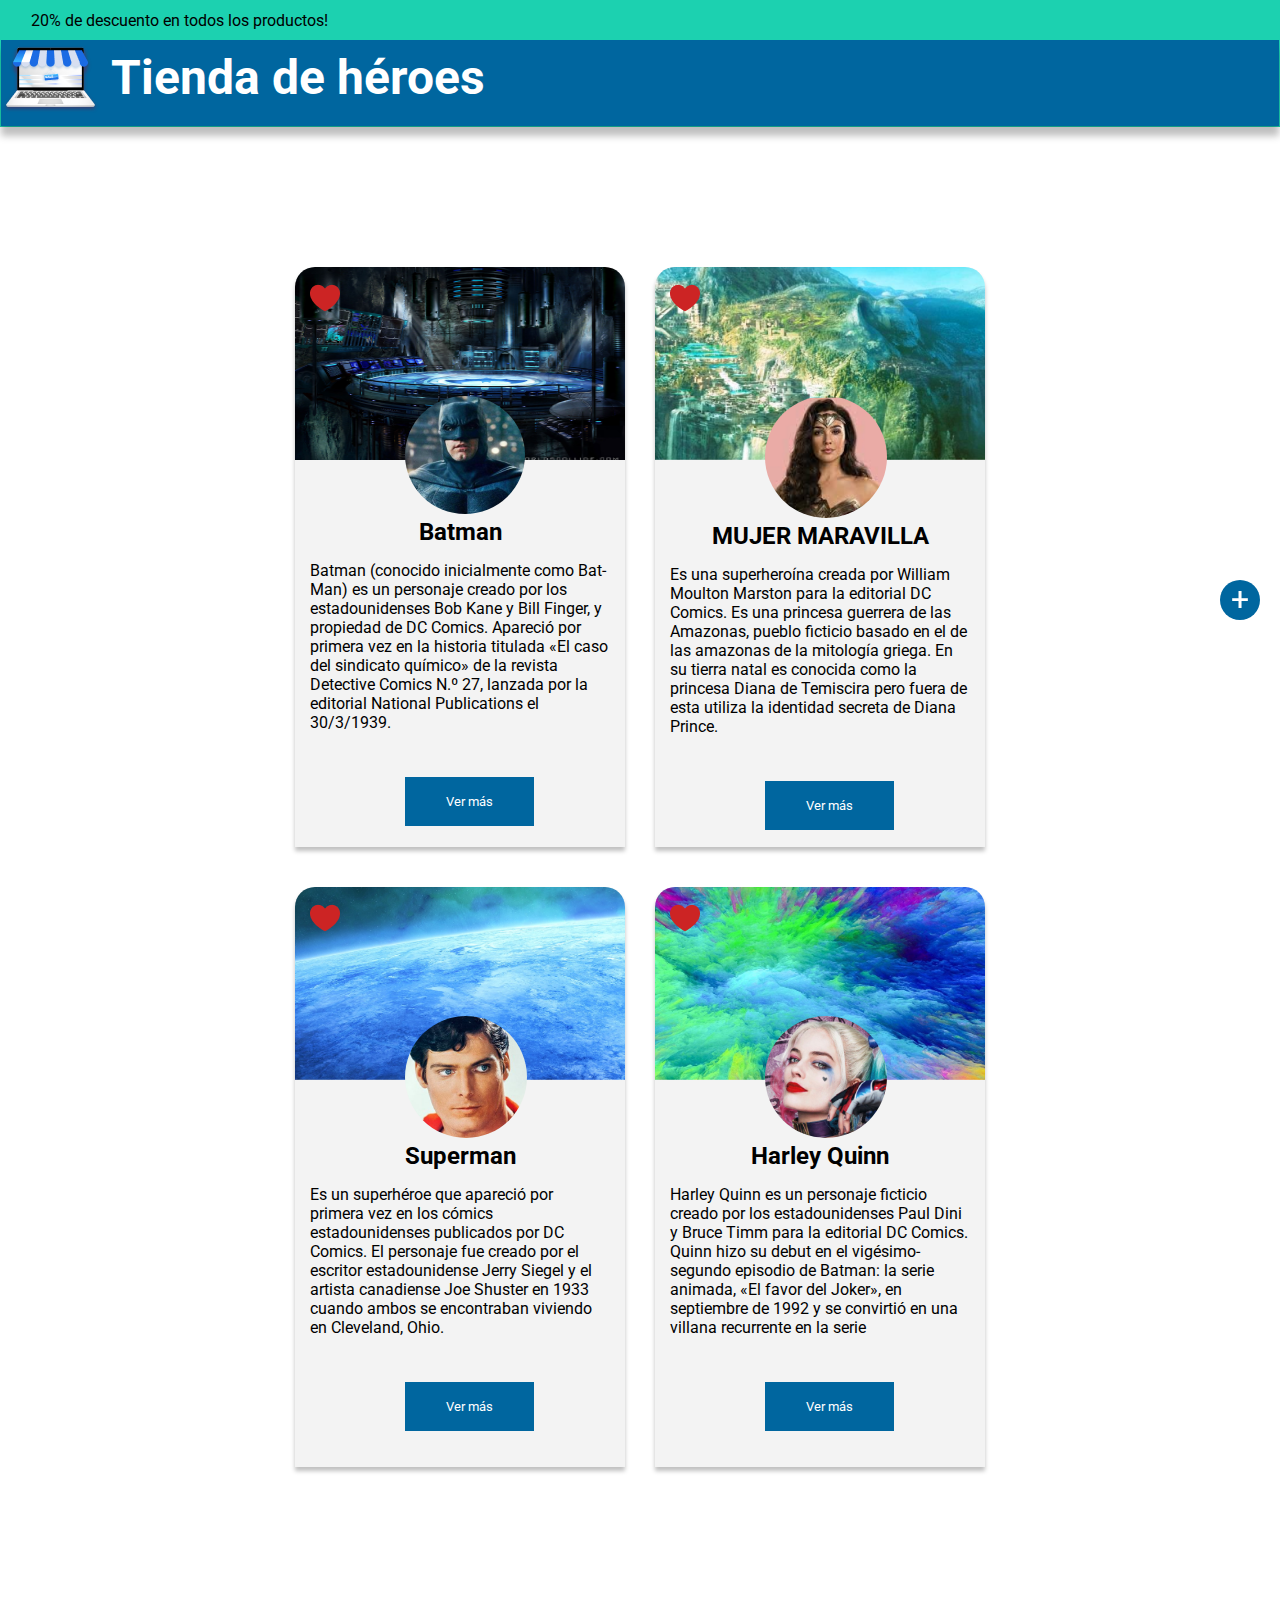
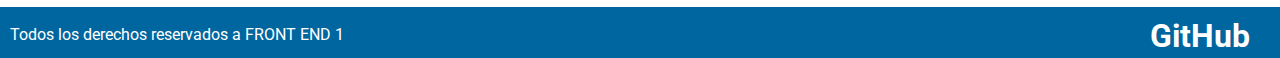
<file: index.html>
<!DOCTYPE html>
<html lang="en">
    <head>
        <title></title>
        <meta charset="UTF-8">
        <meta name="viewport" content="width=device-width, initial-scale=1">
        <link href="css/style.css" rel="stylesheet">
        <link rel="stylesheet" href="css/style.css">
        <link rel="preconnect" href="https://fonts.gstatic.com">
        <link href="https://fonts.googleapis.com/css2?family=Roboto:wght@300&display=swap" rel="stylesheet">
        <link rel="preconnect" href="https://fonts.googleapis.com">
        <link rel="preconnect" href="https://fonts.gstatic.com" crossorigin>
        <link href="https://fonts.googleapis.com/css2?family=Inter:wght@400;500&display=swap" rel="stylesheet">
    </head>
    <body>
        <header class="principal">
            <div class="titu">20% de descuento en todos los productos!</div>
            <div class="conte">
                <img src="img/Group.png">
                <span>Tienda de héroes</span>
            </div>
        </header>
    <main class="conteiner">
        <div class="conteinersuper">
            <div>
                <img class="fondo" src="img/849bfede3a5193c34ab8a00379e64fa2 1.png">
                <img class="hearth" src="img/Vector.png">
            </div>
            <div>
                <img class="card_img" src="img/liga-justicia-batman-kO4H--1024x512@abc 1.png">
                <h2 class="title">Batman</h2>
                <p class="descrip">Batman (conocido inicialmente como Bat-Man) es un personaje creado por los estadounidenses Bob Kane y Bill Finger, y propiedad de DC Comics. Apareció por primera vez en la historia titulada «El caso del sindicato químico» de la revista Detective Comics N.º 27, lanzada por la editorial National Publications el 30/3/1939.</p>
                <button class="boton">Ver más</button>
            </div>
        </div>
        <div class="conteinersuper">
            <div>
                <img class="fondo" src="img/Fondo_Maravilla.png">
                <img class="hearth" src="img/Vector.png">
            </div>
            <div>
                <img class="photo"  src="img/Mujer_mar.png">
                <h2 class="title">MUJER MARAVILLA</h2>
                <p class="descrip">Es una superheroína creada por William Moulton Marston para la editorial DC Comics. Es una princesa guerrera de las Amazonas, pueblo ficticio basado en el de las amazonas de la mitología griega. En su tierra natal es conocida como la princesa Diana de Temiscira pero fuera de esta utiliza la identidad secreta de Diana Prince.</p>
                <button class="boton">Ver más</button>
            </div>
        </div>
        <span><a id="mas" href="form.html">+</a></span>
        <div class="conteinersuper">
            <div>
                <img class="fondo" src="img/Fondo-Superman.png">
                <img class="hearth" src="img/Vector.png">
            </div>
            <div>
                <img class="photo"  src="img/Superman.png">
                <h2 class="title">Superman</h2>
                <p class="descrip">Es un superhéroe que apareció por primera vez en los cómics estadounidenses publicados por DC Comics. ​
                    El personaje fue creado por el escritor estadounidense Jerry Siegel y el artista canadiense Joe Shuster en 1933 cuando ambos se encontraban viviendo en Cleveland, Ohio.</p>
                <button class="boton">Ver más</button>
            </div>
        </div>
        <div class="conteinersuper">
            <div>
                <img class="fondo" src="img/Fondo_Har.png">
                <img class="hearth" src="img/Vector.png">
            </div>
            <div>
                <img class="photo" src="img/Harley.png">
                <h2 class="title">Harley Quinn</h2>
                <p class="descrip">Harley Quinn es un personaje ficticio creado por los estadounidenses Paul Dini y Bruce Timm para la editorial DC Comics. Quinn hizo su debut en el vigésimo-segundo episodio de Batman: la serie animada, «El favor del Joker», en septiembre de 1992 y se convirtió en una villana recurrente en la serie</p>
                <button class="boton">Ver más</button>
            </div>
        </div>
    </main>
        <footer>
            <p>Todos los derechos reservados a FRONT END 1</p>
            <span>GitHub</span>
        </footer>
    </body>
</html>
</file>
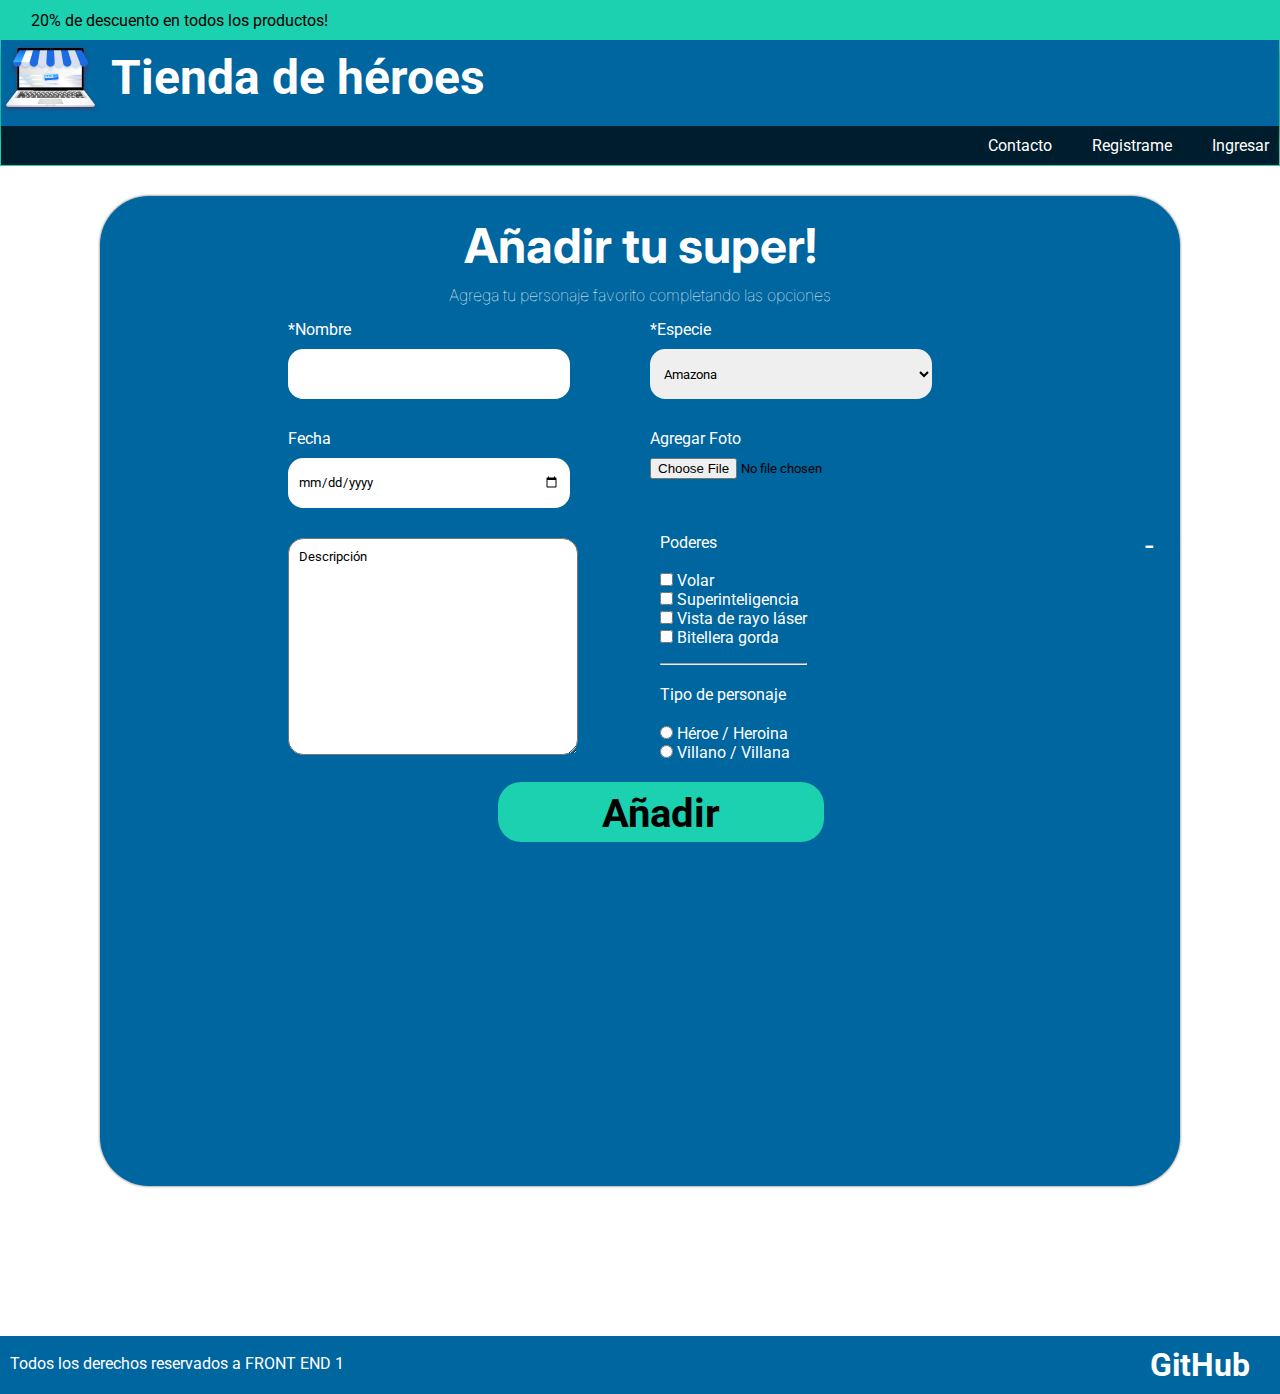
<file: form.html>
<!DOCTYPE html>
<html lang="en">
    <head>
        <title></title>
        <meta charset="UTF-8">
        <meta name="viewport" content="width=device-width, initial-scale=1">
        <link href="css/style.css" rel="stylesheet">
        <link rel="stylesheet" href="css/style.css">
        <link rel="preconnect" href="https://fonts.gstatic.com">
        <link href="https://fonts.googleapis.com/css2?family=Roboto:wght@300&display=swap" rel="stylesheet">
        <link rel="preconnect" href="https://fonts.googleapis.com">
        <link rel="preconnect" href="https://fonts.gstatic.com" crossorigin>
        <link href="https://fonts.googleapis.com/css2?family=Inter:wght@400;500&display=swap" rel="stylesheet">
    </head>
    <body>
        <header class="principal">
            <div class="titu">20% de descuento en todos los productos!</div>
            <div class="conte">
                <img src="img/Group.png">
                <span>Tienda de héroes</span>
            </div>
            <div class="menu3">
                <ul><a class="link" href="#">Contacto</a></ul>
                <ul><a class="link" href="registro.html">Registrame</a></ul>
                <ul><a class="link" href="ingresar.html">Ingresar</a></ul>
            </div>
        </header>
        <main class="flex">
            <div class="conteim">
            <div><h3 class="cen">Añadir tu super!</h3></div>
            <div><p id="cen">Agrega tu personaje favorito completando las opciones</p></div>
            <section class="conte2">
                <form action="#" method="GET">
                    <div class="wrap">
                        <div class="ver">
                            <label for="nombre">*Nombre</label>
                            <input type="text" name="nombre" id="nombre">
                        </div>
                        <div class="ver">
                            <label for="especie">*Especie</label>
                            <select name="especie" id="especie">
                                <option value="AM" selected>Amazona</option>
                                <option value="AT">Atlante</option>
                                <option value="HU">Humanos</option>
                                <option value="KR">Kryptonianos</option>
                                <option value="MH">Metahumano</option>
                            </select>
                        </div>
                    </div>
                    <div class="wrap">
                        <div class="ver">
                            <label for="fecha">Fecha</label>
                            <input type="date" name="fecha" id="fecha">
                        </div>
                        <div class="ver">
                            <label for="archivo">Agregar Foto</label>
                            <input type="file" name="archivo" id="archivo" class="inputfile">
                        </div>
                    </div>    
                    <span><a id="mas1" href="index.html">-</a></span>
                    <div class="wrap">
                        <div class="ver">
                            <textarea name="comentarios" rows="13" cols="1" id="textd">Descripción</textarea>
                        </div>
                        <div class="f1">
                            <p>Poderes</p><br>
                            <input type="checkbox" name="poder" id="volar" value="volar">
                            <label class="or" for="volar">Volar</label><br>
                            <input type="checkbox" name="poder" id="super" value="super">
                            <label class="or" for="super">Superinteligencia</label><br>
                            <input type="checkbox" name="poder" id="vista" value="vista">
                            <label class="or" for="vista">Vista de rayo láser</label><br>
                            <input type="checkbox" name="poder" id="billete" value="billete">
                            <label class="or" for="billete">Bitellera gorda</label><br>
                            <hr>
                            <p id="p1">Tipo de personaje</p>
                            <input type="radio" name="genero" id="heroe" value="heroe">
                            <label class="or" for="heroe">Héroe / Heroina</label><br>
                            <input type="radio" name="genero" id="villano" value="villano">
                            <label class="or" for="villano">Villano / Villana</label>
                        </div>
                    </div>
                    <div><button type="submit" id="añadir">Añadir</button></div>
                </form>
            </section>
        </div>
        </main>
        <footer id="fooform">
            <p>Todos los derechos reservados a FRONT END 1</p>
            <span>GitHub</span>
        </footer>
    </body>
</html>
</file>
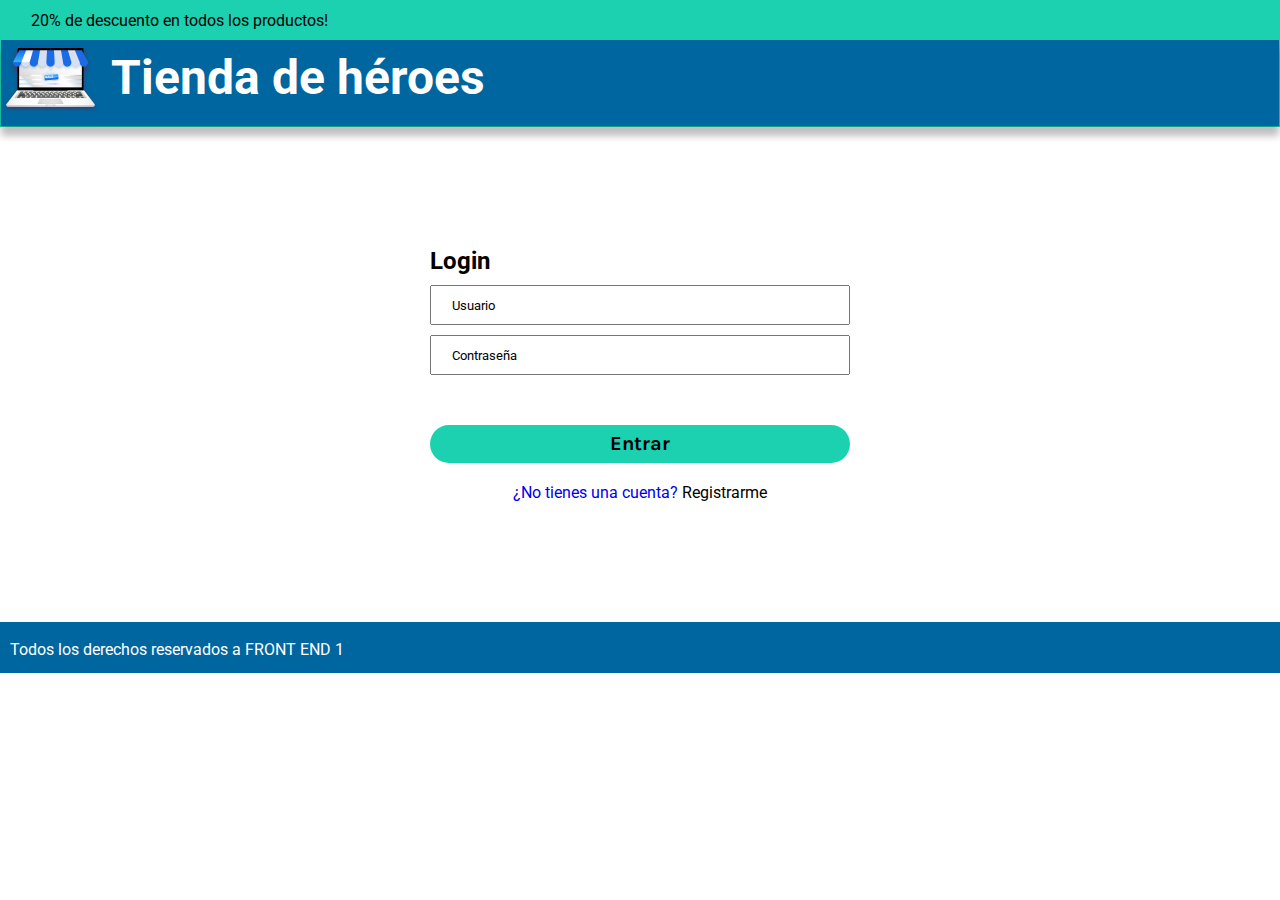
<file: ingresar.html>
<!DOCTYPE html>
<html lang="en">
    <head>
        <title></title>
        <meta charset="UTF-8">
        <meta name="viewport" content="width=device-width, initial-scale=1">
        <link href="css/style.css" rel="stylesheet">
        <link rel="stylesheet" href="css/style.css">
        <link rel="preconnect" href="https://fonts.gstatic.com">
        <link href="https://fonts.googleapis.com/css2?family=Roboto:wght@300&display=swap" rel="stylesheet">
        <link rel="preconnect" href="https://fonts.googleapis.com">
        <link rel="preconnect" href="https://fonts.gstatic.com" crossorigin>
        <link href="https://fonts.googleapis.com/css2?family=Inter:wght@400;500&display=swap" rel="stylesheet">
    </head>
    <body>
        <header class="principal">
            <div class="titu">20% de descuento en todos los productos!</div>
            <div class="conte">
                <img src="img/Group.png">
                <span>Tienda de héroes</span>
            </div>
        </header>
    <main class="conteiner">
            <form class="form">
                <h2>Login</h2>
                <label for="Nombre" ></label>
                <input name="Nombre" class="but" placeholder="Usuario" type="text">
                <label for="password" ></label>
                <input name="password" class="but" placeholder="Contraseña" type="password">
                <button type="submit" id="enviar">Entrar</button>
                <p><a href="registro.html">¿No tienes una cuenta?</a> Registrarme</p>
            </form>
    </main>
        <footer>
            <p>Todos los derechos reservados a FRONT END 1</p>
        </footer>
    </body>
</html>
</file>
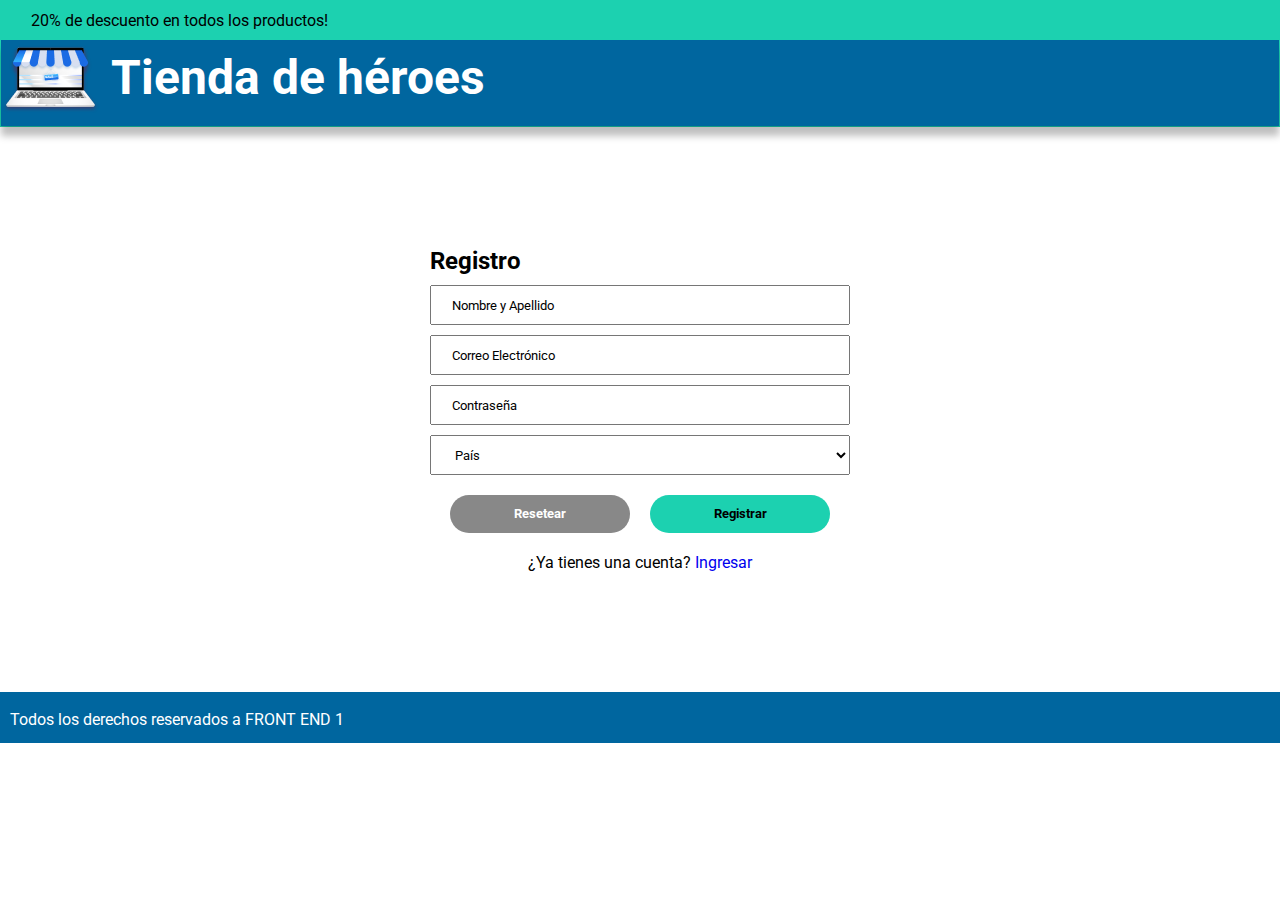
<file: registro.html>
<!DOCTYPE html>
<html lang="en">
    <head>
        <title></title>
        <meta charset="UTF-8">
        <meta name="viewport" content="width=device-width, initial-scale=1">
        <link href="css/style.css" rel="stylesheet">
        <link rel="stylesheet" href="css/style.css">
        <link rel="preconnect" href="https://fonts.gstatic.com">
        <link href="https://fonts.googleapis.com/css2?family=Roboto:wght@300&display=swap" rel="stylesheet">
        <link rel="preconnect" href="https://fonts.googleapis.com">
        <link rel="preconnect" href="https://fonts.gstatic.com" crossorigin>
        <link href="https://fonts.googleapis.com/css2?family=Inter:wght@400;500&display=swap" rel="stylesheet">
    </head>
    <body>
        <header class="principal">
            <div class="titu">20% de descuento en todos los productos!</div>
            <div class="conte">
                <img src="img/Group.png">
                <span>Tienda de héroes</span>
            </div>
        </header>
    <main class="conteiner">
            <form class="form" action="#" method="GET">
                <h2>Registro</h2>
                <label for="Nombre" ></label>
                <input name="Nombre" class="but" placeholder="Nombre y Apellido" type="text">
                <label for="email" ></label>
                <input name="email" class="but" placeholder="Correo Electrónico" type="email">
                <label for="password" ></label>
                <input name="password" class="but" placeholder="Contraseña" type="password">
                <p>
                <label name="nacionalidad"></label>
                <select name="nacionalidad" id="nacionalidad" class="but">
                    <option value="país" select>País</option>
                    <option value="Arg">Argentina</option>
                    <option value="Col">Colombia</option>
                    <option value="Bra">Brasil</option>
                </select>
                </p>
                <button type="reset" id="Resetear">Resetear</button>
                <button type="submit" id="Registrar">Registrar</button>
                <p>¿Ya tienes una cuenta?<a href="ingresar.html"> Ingresar</a></p>
            </form>
    </main>
        <footer>
            <p>Todos los derechos reservados a FRONT END 1</p>
        </footer>
    </body>
</html>
</file>
<file: css/style.css>
@import url('https://fonts.googleapis.com/css2?family=Inter:wght@400;500&family=Karla:ital,wght@0,200;0,300;1,200&display=swap');
@import url('https://fonts.googleapis.com/css2?family=Inter:wght@400;500&family=Karla:ital,wght@0,200;0,300;1,200&display=swap');

*{
    font-family: 'Roboto', sans-serif;
    box-sizing: border-box;
    margin: 0%;
}

header{
    background: #1CD1B0;
    padding: 1px;
    margin: 0;
}

.conte{
    background: #00669F;
    font-size: 3rem;
    box-shadow: 0px 10px 7px rgb(0 0 0 / 25%);
    font-weight: bolder;
    top: 20px;
    color: white;
}

.conte>span{
    position: relative;
    bottom: 20px;
}

.titu{
    padding: 10px 30px;
    font-size: 1rem;
}

.titu2{
    padding: 28px;
    font-size: 2rem;
    background-color: #00669F;
    box-shadow: 0px 10px 7px rgb(0 0 0 / 25%);
    text-align: left;
    color: white;
}

.conteiner{
    display: flex;
    height: 100%;
    align-content: center;
    flex-direction: column;
    padding: 80px 20px;
}

.conteinersuper{
    height: 580px;
    width: 330px;
    background-color: #f3f3f3;
    border-radius: 20px 20px 0px 0px;
    box-shadow: 0px 4px 4px rgb(0 0 0 / 25%);
    margin: 20px 15px;
}

.title{
    position: relative;
    text-align: center;
    top: -100px;
}

.descrip{
    position: relative;
    margin: 15px;
    top: -100px;
    font-weight: 400;
}

.card_img{
    position: relative;
    border-radius: 50%;
    top: -100px;
    left: 110px;
}

.fondo{
    border-radius: 20px 20px 0px 0px;
    width: 330px;
    height: 193px;
    left: 362px;
    top: 293px;
}

.photo{
    position: relative;
    width: 122px;
    height: 122px;
    left: 110px;
    top: -100px;
    border-radius: 50%;
}

.hearth{
    position: relative;
    margin: 0px 15px;
    bottom: 180px;
}

span{
    direction: flex;
}
#mas{
    background: #00669F;
    border-radius: 50%;
    color: white;
    font-size: 2rem;
    width: 40px;
    height: 40px;
    text-align: center;
    cursor: pointer;
    position: fixed;
    right: 100px;
}

.boton{
    position: relative;
    top: -70px;
    left: 110px;
    width: 129px;
    height: 48.52px;
    background: #00669F;
    color: white;
    border: none;
    cursor: pointer;
}

footer{
    display: flex;
    position: absolute;
    background: #00669f;
    width: 100%;
    height: 51px;
    color: white;
    justify-content: space-between;
    padding: 10px 10px;
}

footer>p{
    justify-items: center;
    padding-top: 8px ;
}

footer>span{
    justify-self:flex-end;
    font-size: xx-large;
    font-weight: bolder;
    padding-right: 20px;
}

.menu3{
    display: flex;
    flex-direction: row;
    justify-content: flex-end;
    background-color: #001D2D;
    color: white;
    padding: 10px 10px;
}

.flex{
    display: flex;
    justify-content: center;
}

.contenedorf{
    width: 900px;
    height: 632px;
    background: #00669F;
    box-shadow: 0px 0px 2px 1px rgba(0, 0, 0, 0.3);
    border-radius: 49.0901px;
    display: flex;
    align-items: center;
    margin: 0%;
}

.conteim{
    display: flex;
    flex-direction: column;
    height: 110vh;
    width: 120vh;
    background: #00669F;
    box-shadow: 0px 0px 2px 1px rgba(0, 0, 0, 0.3);
    border-radius: 49.0901px;
    margin: 30px;
    align-content: center;
    align-items: center;
}

#cen{
    text-align: center;
    color: white;
    font-family: 'inter', 'roboto' ;
    font-weight: lighter;
}

.cen{
    text-align: center;
    color: white;
    font-family: 'inter', 'roboto' ;
}

h3{
    margin: 20px 0px 10px;
    font-size: 3rem;
}

.conte2{
    display: flex;
    flex-wrap: wrap;
    justify-content: center;
}


.ver{
    display: flex;
    flex-direction: column;
    width: 50%;
    margin: 15px 10px;
}

.wrap{
    display: flex;
    flex-direction: row;
}

input[type="checkbox"]:checked + label{
    width: 150px;
    height: 23px;
    background-color: teal;
    color: white;
}

input[type="radio"]:checked + label{
    width: 150px;
    height: 23px;
    background-color: teal;
}

a:link{
    text-decoration: none;
}

#mas1{
    background: #00669F;
    border-radius: 50%;
    color: white;
    font-size: 2rem;
    width: 50px;
    height: 50px;
    display: flex;
    cursor: pointer;
    position: fixed;
    right: 100px;
    padding: 3px 15px;
}

#nombre, #especie, #fecha{
    border-radius: 15.3407px;
    width: 282px;
    height: 50px;
    border: none;
    margin-right: 60px;
    padding: 0px 10px;
}

#textd{
    box-sizing: border-box;
    border-radius: 15.3407px;
    padding: 10px 10px;
    width: 80%;
}

label {
    color: white;
    margin-bottom: 10px;
}

.wrap>div>p{
    color: white;
}

.f1{
    margin: 10px 0px;
}

#p1{
    margin: 20px 0px;
}

#billete{
    margin-bottom: 20px;
}

#añadir{
    position: relative;
    width: 326px;
    height: 60px;
    background: #1CD1B0;
    border-radius: 23.011px;
    font-size: 40px;
    font-weight: bolder;
    left: 220px;
    border: none;
    justify-content: center;
    padding: 8px 0px;
    margin-top: 10px;
}

#fooform{
    position: relative;
    bottom: -120px;
    height: 100%;
    margin: 0%;
}

#añadir:hover{
    background: #001D2D;
    color: white;
}

.hearth:hover{
    width: 50px;
    height: 50px;
}

#mas1:hover{
    background: #001D2D;
    border: 5px solid #3b5998;
    box-shadow: 0 0 0px #3b5998;
    transition: all 0.5s ease;
}

#mas:hover{
    background: #001D2D;
}

input:focus{
    background: rgb(138, 166, 168);
    color: white;
}

.but{
    width: 420px;
    height: 40px;
    padding-left: 20px;
    margin-bottom: 20px;
}

#enviar{
    width: 420px;
    height: 37.79px;
    background: #1CD1B0;
    border-radius: 23.011px;
    font-family: 'Karla', sans-serif;
    font-weight: bolder;
    font-size: 20px;
    margin: 40px 0px 20px;
    border: none;
}

#Resetear{
    width: 180px;
    height: 37.79px;
    background: #888888;
    border-radius: 23.011px;
    margin: 0px 20px 20px 20px;
    color: white;
    font-weight: bolder;
    border: none;
}
#Registrar{
    position: absolute;
    width: 180px;
    height: 37.79px;
    background: #1CD1B0;
    border-radius: 23.011px;
    margin: 0px 0px 20px 0px;
    font-weight: bolder;
    border: none;
}

.but::placeholder{
    color: black;
}

.conteiner{
    justify-content: center;
    align-items: center;
    display: flex;
}

.form>input{
    display: flex;
    flex-direction: column;
    justify-content: space-between;
    margin: 10px 0px;
}

.form>p{
    text-align: center;
}

.link{
    color: white;
}

@media only screen and (max-width: 480px) {
    main{
        display: flex;
    }
    .conteiner{
        margin: 40px auto;
    }
    #mas{
        right: 20px;
    }
    
    .wrap{
        display: flex;
        flex-wrap: wrap;
    }

    .contenedorf{
        width: 80vh;
        height: 100%;
        margin: 15px 15px;
    }
    .conteim{
        height: 100%;
    }
    #añadir{
        display: flex;
        width: 200px;
        left: 80px;
        margin-bottom: 10px;
    }
}

@media only screen and (min-width: 481px) {
    .conteiner{
        width: 80%;
        margin: 40px auto;
        flex-wrap: wrap;
        align-items: center;
        flex-direction: row;
    }
    #mas{
        right: 20px;
        top: 580px;
    }
}

@media only screen and (max-width: 390px) {
    header{
        width: 100%;
        height: auto;
    }
    .conteinersuper{
        height: auto;
        width: auto;
        background-color: #f3f3f3;
        border-radius: 20px 20px 0px 0px;
        box-shadow: 0px 4px 4px rgb(0 0 0 / 25%);
    }
    .fondo{
        border-radius: 20px 20px 0px 0px;
        width: auto;
        height: 193px;
    }
    
    .conteim{
        height: 100%;
        margin: 10px 30px;
        width: 45vh;
    }
    #añadir{
        display: flex;
        width: 200px;
        left: 60px;
        margin-bottom: 10px;
    }
    #nombre, #especie, #fecha{
        border-radius: 15.3407px;
        width: 212px;
        height: 50px;
        border: none;
        padding: 0px 10px;
        position: relative;
        left: 50px;
    }
    #archivo{
        position: relative;
        left: 50px;
    }
    #textd{
        position: relative;
        left: 50px;
        width: 212px;
    }
    .f1{
        position: relative;
        left: 50px;
    }
    .menu3{
        display: flex;
        flex-wrap: wrap;
        margin: 0%;
    }
    label {
        position: relative;
        left: 50px;
        margin-bottom: 10px;
    }
    label:not(.or){
        left: 0px;
    }
    #mas{
        position: fixed;
        right: 20px;
        top: 580px;
    }
}
</file>
